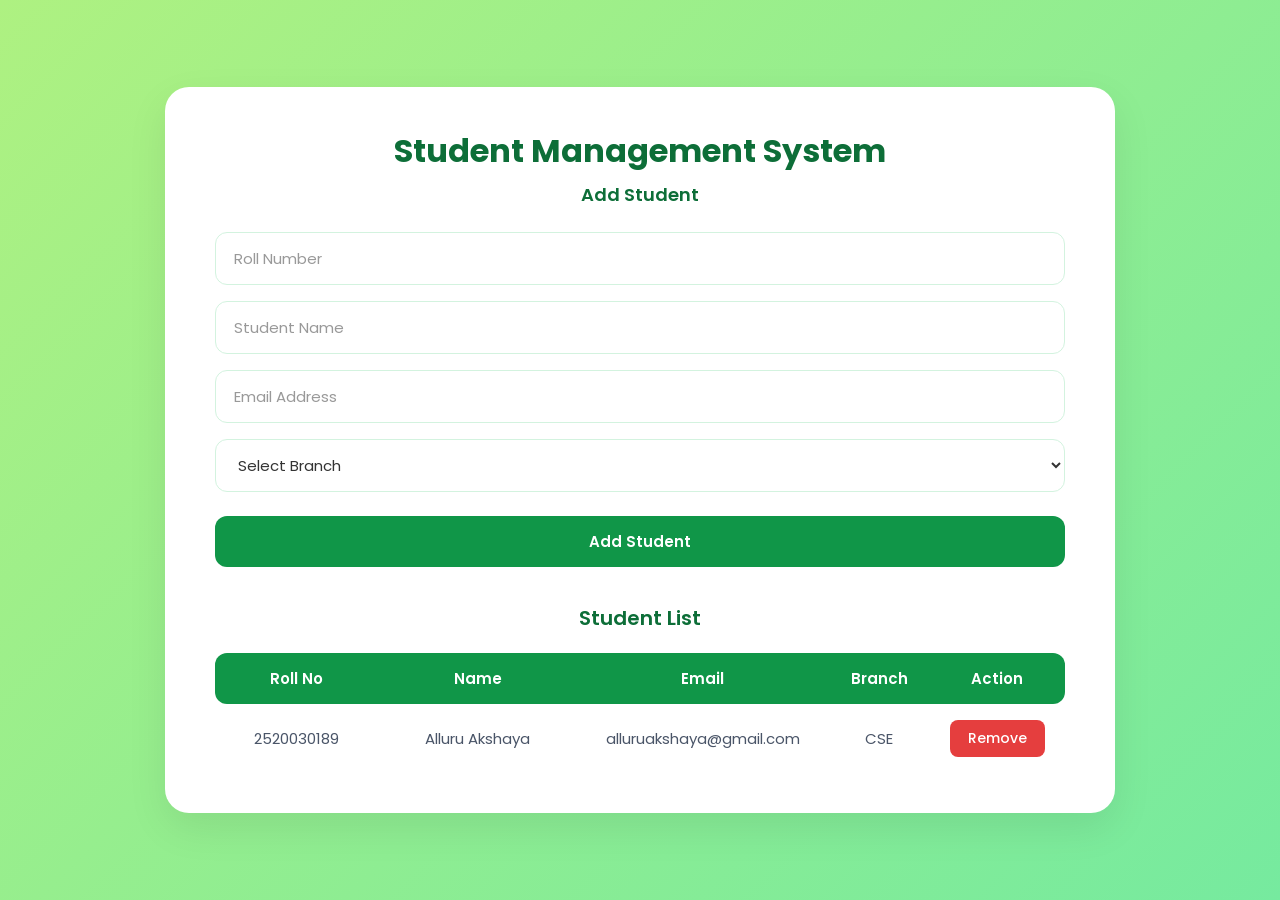
<file: week 7/index.html>
<!DOCTYPE html>
<html lang="en">
<head>
  <meta charset="UTF-8">
  <meta name="viewport" content="width=device-width, initial-scale=1.0">
  <title>Student Management System</title>
  <!-- Google Font: Poppins for clean and elegant sans-serif typography -->
  <link href="https://fonts.googleapis.com/css2?family=Poppins:wght@400;500;600;700&display=swap" rel="stylesheet">
  <style>
    * {
      box-sizing: border-box;
      margin: 0;
      padding: 0;
    }

    body {
      font-family: 'Poppins', sans-serif;
      /* Soft green gradient background matching the screenshot */
      background: linear-gradient(135deg, #aef181 0%, #76ea9f 100%);
      min-height: 100vh;
      display: flex;
      justify-content: center;
      align-items: center;
      padding: 40px 20px;
    }

    /* Centered Main White Card */
    .card {
      background-color: #ffffff;
      border-radius: 24px;
      box-shadow: 0 15px 40px rgba(0, 0, 0, 0.08);
      width: 100%;
      max-width: 950px;
      padding: 40px 50px;
      transition: transform 0.3s ease;
    }

    /* Titles */
    h1 {
      color: #0d6e38;
      font-size: 32px;
      font-weight: 700;
      text-align: center;
      margin-bottom: 6px;
    }

    .subtitle {
      color: #0d6e38;
      font-size: 18px;
      font-weight: 600;
      text-align: center;
      margin-bottom: 24px;
    }

    .section-title {
      color: #0d6e38;
      font-size: 20px;
      font-weight: 600;
      text-align: center;
      margin-top: 36px;
      margin-bottom: 20px;
    }

    /* Input Forms styling */
    .form-group {
      margin-bottom: 16px;
      width: 100%;
    }

    input, select {
      width: 100%;
      padding: 14px 18px;
      font-family: 'Poppins', sans-serif;
      font-size: 15px;
      background-color: #ffffff;
      border: 1.5px solid #d3f3df;
      border-radius: 12px;
      color: #333333;
      outline: none;
      transition: all 0.2s ease;
    }

    input::placeholder {
      color: #999999;
    }

    input:focus, select:focus {
      border-color: #109648;
      box-shadow: 0 0 0 4px rgba(16, 150, 72, 0.12);
    }

    /* Add Student Button styling */
    .btn-add {
      width: 100%;
      padding: 14px;
      font-family: 'Poppins', sans-serif;
      font-size: 15px;
      font-weight: 600;
      background-color: #109648;
      color: #ffffff;
      border: none;
      border-radius: 12px;
      cursor: pointer;
      transition: background-color 0.2s ease, transform 0.1s ease;
      margin-top: 8px;
    }

    .btn-add:hover {
      background-color: #0d7f3c;
    }

    .btn-add:active {
      transform: scale(0.99);
    }

    /* Table styling matching the green bar design */
    .table-container {
      width: 100%;
      overflow-x: auto;
      margin-top: 10px;
    }

    table {
      width: 100%;
      border-collapse: separate;
      border-spacing: 0;
    }

    thead tr {
      background-color: #109648;
      color: #ffffff;
    }

    th {
      padding: 14px 20px;
      font-size: 15px;
      font-weight: 600;
      text-align: center;
      border: none;
    }

    /* Rounded corners for the green table header bar */
    th:first-child {
      border-top-left-radius: 12px;
      border-bottom-left-radius: 12px;
    }

    th:last-child {
      border-top-right-radius: 12px;
      border-bottom-right-radius: 12px;
    }

    td {
      padding: 16px 20px;
      font-size: 15px;
      color: #4a5568;
      text-align: center;
      border-bottom: 1.5px solid #f0f4f1;
    }

    tr:last-child td {
      border-bottom: none;
    }

    /* Remove Button styling */
    .btn-remove {
      padding: 8px 18px;
      background-color: #e53e3e;
      color: #ffffff;
      font-family: 'Poppins', sans-serif;
      font-size: 14px;
      font-weight: 500;
      border: none;
      border-radius: 8px;
      cursor: pointer;
      transition: background-color 0.2s ease, transform 0.1s ease;
    }

    .btn-remove:hover {
      background-color: #c53030;
    }

    .btn-remove:active {
      transform: scale(0.96);
    }

    /* Empty state */
    .empty-row td {
      color: #a0aec0;
      padding: 30px;
      font-style: italic;
    }

    /* Responsive adjustments */
    @media (max-width: 600px) {
      .card {
        padding: 30px 24px;
      }
      h1 {
        font-size: 24px;
      }
      th, td {
        padding: 10px 8px;
        font-size: 13px;
      }
      .btn-remove {
        padding: 6px 12px;
        font-size: 12px;
      }
    }
  </style>
</head>
<body>

  <div class="card">
    <!-- Header Titles -->
    <h1>Student Management System</h1>
    <div class="subtitle">Add Student</div>

    <!-- Add Student Form -->
    <form id="studentForm" onsubmit="addStudent(event)">
      <div class="form-group">
        <input type="text" id="rollNo" placeholder="Roll Number" required>
      </div>
      <div class="form-group">
        <input type="text" id="studentName" placeholder="Student Name" required>
      </div>
      <div class="form-group">
        <input type="email" id="email" placeholder="Email Address" required>
      </div>
      <div class="form-group">
        <select id="branch" required>
          <option value="" disabled selected>Select Branch</option>
          <option value="CSE">CSE</option>
          <option value="ECE">ECE</option>
          <option value="EEE">EEE</option>
          <option value="MECH">MECH</option>
          <option value="CIVIL">CIVIL</option>
          <option value="IT">IT</option>
        </select>
      </div>
      <button type="submit" class="btn-add">Add Student</button>
    </form>

    <!-- Student List Section -->
    <div class="section-title">Student List</div>
    
    <div class="table-container">
      <table>
        <thead>
          <tr>
            <th style="width: 20%;">Roll No</th>
            <th style="width: 25%;">Name</th>
            <th style="width: 30%;">Email</th>
            <th style="width: 12%;">Branch</th>
            <th style="width: 13%;">Action</th>
          </tr>
        </thead>
        <tbody id="studentList">
          <!-- Populated dynamically via JS -->
        </tbody>
      </table>
    </div>
  </div>

  <script>
    // State management synced to LocalStorage
    // Prepopulated with seed data matching the user's screenshot exactly
    let students = JSON.parse(localStorage.getItem("sms_simple_records")) || [
      {
        rollNo: "2520030189",
        name: "Alluru Akshaya",
        email: "alluruakshaya@gmail.com",
        branch: "CSE"
      }
    ];

    // Render list function
    function renderStudents() {
      const tbody = document.getElementById("studentList");
      tbody.innerHTML = "";

      if (students.length === 0) {
        tbody.innerHTML = `
          <tr class="empty-row">
            <td colspan="5">No student records found. Add one above!</td>
          </tr>
        `;
        return;
      }

      students.forEach((student, index) => {
        const tr = document.createElement("tr");
        tr.innerHTML = `
          <td>${student.rollNo}</td>
          <td>${student.name}</td>
          <td>${student.email}</td>
          <td>${student.branch}</td>
          <td>
            <button class="btn-remove" onclick="removeStudent(${index})">Remove</button>
          </td>
        `;
        tbody.appendChild(tr);
      });
    }

    // Add Student functionality
    function addStudent(event) {
      event.preventDefault();

      const rollNoInput = document.getElementById("rollNo");
      const nameInput = document.getElementById("studentName");
      const emailInput = document.getElementById("email");
      const branchInput = document.getElementById("branch");

      const rollNo = rollNoInput.value.trim();
      const name = nameInput.value.trim();
      const email = emailInput.value.trim();
      const branch = branchInput.value;

      // Basic client validation
      if (!rollNo || !name || !email || !branch) {
        alert("Please fill in all form details.");
        return;
      }

      // Check for duplicate Roll No
      const duplicate = students.some(s => s.rollNo.toLowerCase() === rollNo.toLowerCase());
      if (duplicate) {
        alert("A student with this Roll Number already exists!");
        return;
      }

      // Insert new student
      students.push({ rollNo, name, email, branch });

      // Save to localStorage
      localStorage.setItem("sms_simple_records", JSON.stringify(students));

      // Reset Form fields
      rollNoInput.value = "";
      nameInput.value = "";
      emailInput.value = "";
      branchInput.value = "";

      // Re-render student grid
      renderStudents();
    }

    // Remove Student functionality
    function removeStudent(index) {
      if (confirm("Are you sure you want to remove this student?")) {
        students.splice(index, 1);
        localStorage.setItem("sms_simple_records", JSON.stringify(students));
        renderStudents();
      }
    }

    // Initial render
    renderStudents();
  </script>
</body>
</html>
</file>
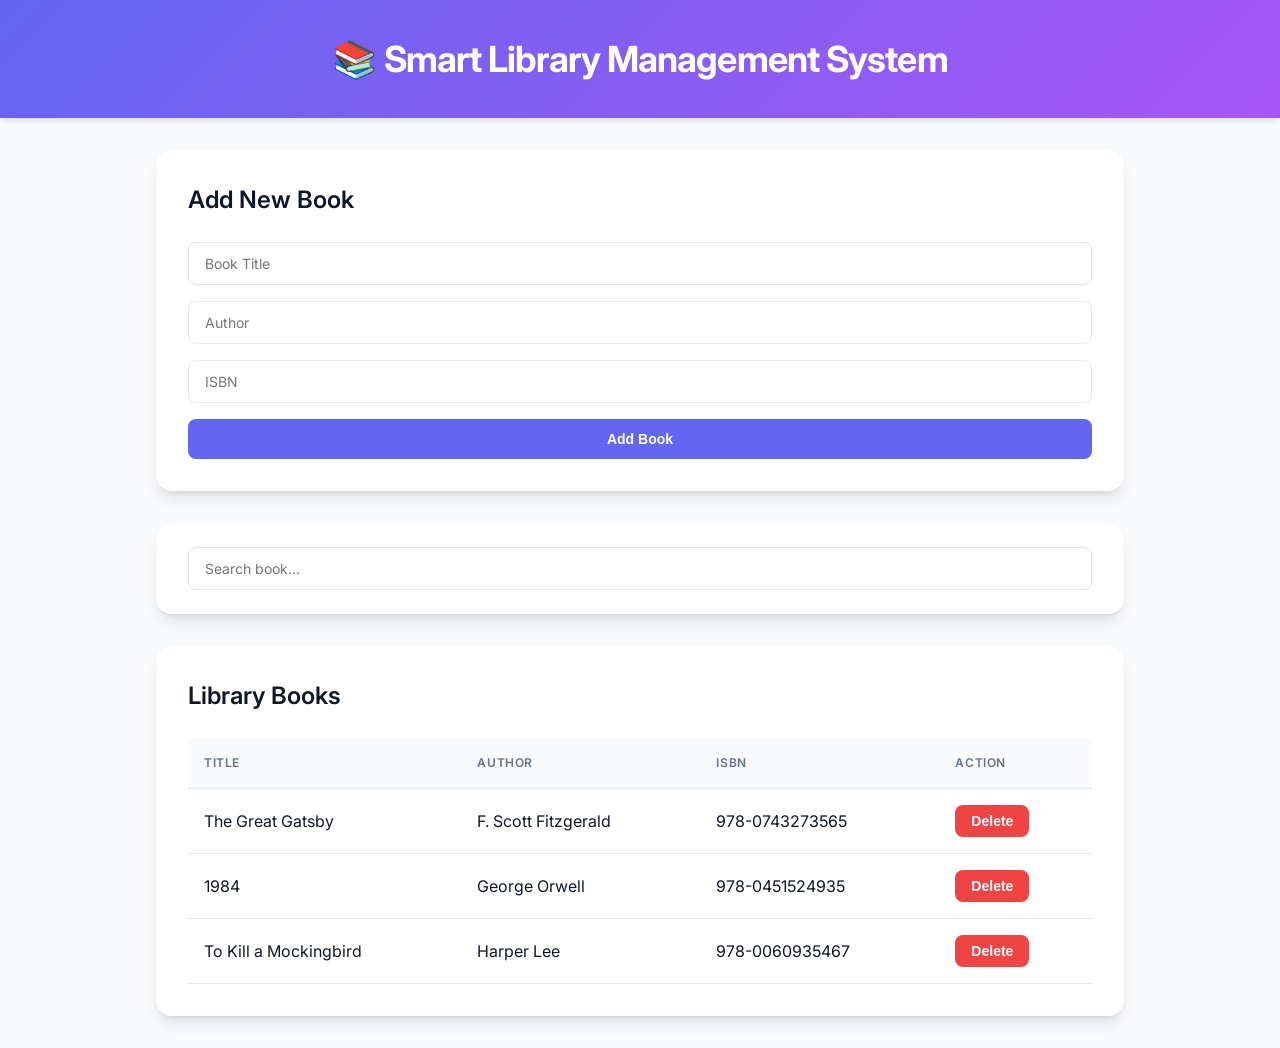
<file: Week- 9/index.html>
<!DOCTYPE html>
<html lang="en">

<head>
    <meta charset="UTF-8">
    <title>Smart Library Management</title>
    <link rel="stylesheet" href="style.css">
</head>

<body>

    <header>
        <h1>📚 Smart Library Management System</h1>
    </header>

    <div class="container">

        <div class="form-section">
            <h2>Add New Book</h2>

            <input type="text" id="title" placeholder="Book Title">
            <input type="text" id="author" placeholder="Author">
            <input type="text" id="isbn" placeholder="ISBN">

            <button onclick="addBook()">Add Book</button>
        </div>

        <div class="search-section">
            <input type="text" id="search" placeholder="Search book..." onkeyup="searchBook()">
        </div>

        <div class="table-section">
            <h2>Library Books</h2>

            <table>
                <thead>
                    <tr>
                        <th>Title</th>
                        <th>Author</th>
                        <th>ISBN</th>
                        <th>Action</th>
                    </tr>
                </thead>

                <tbody id="bookList"></tbody>

            </table>
        </div>

    </div>

    <script src="script.js"></script>

</body>

</html>
</file>
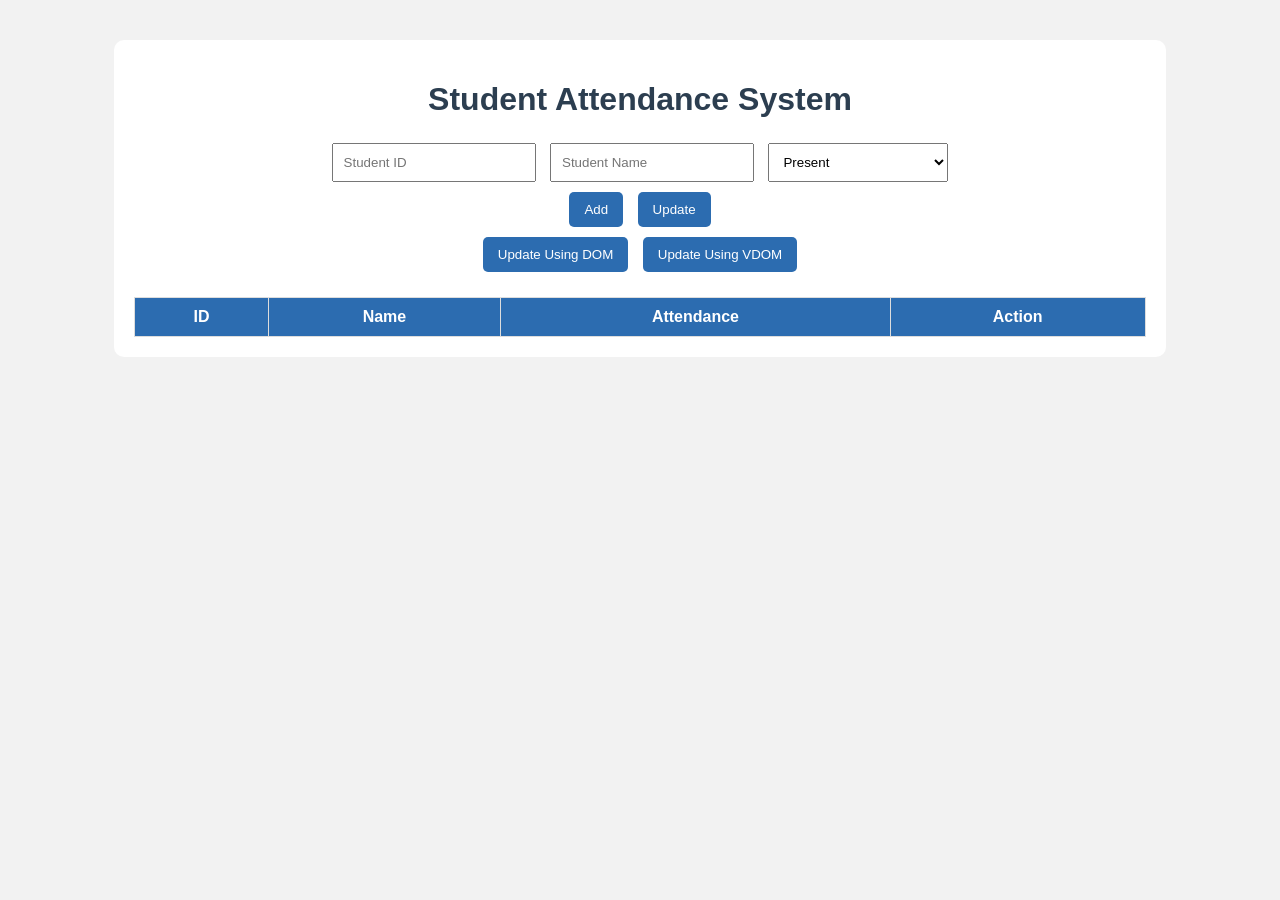
<file: Week 1/untitled - 1.html>
<!DOCTYPE html>
<html lang="en">
<head>
<meta charset="UTF-8">
<title>Student Attendance System</title>

<style>
body {
    font-family: Arial, sans-serif;
    background: #f2f2f2;
}

.container {
    width: 80%;
    margin: 40px auto;
    background: white;
    padding: 20px;
    border-radius: 10px;
    text-align: center;
}

h1 {
    margin-bottom: 20px;
    color: #2c3e50;
}

input, select {
    padding: 10px;
    margin: 5px;
    width: 180px;
}

button {
    padding: 10px 15px;
    margin: 5px;
    background: #2c6cb0;
    color: white;
    border: none;
    border-radius: 5px;
    cursor: pointer;
}

button:hover {
    background: #1a4f85;
}

table {
    width: 100%;
    margin-top: 20px;
    border-collapse: collapse;
}

thead {
    background: #2c6cb0;
    color: white;
}

th, td {
    padding: 10px;
    border: 1px solid #ddd;
}
</style>

</head>
<body>

<div class="container">
    <h1>Student Attendance System</h1>

    <input type="text" id="studentId" placeholder="Student ID">
    <input type="text" id="studentName" placeholder="Student Name">

    <select id="attendance">
        <option value="Present">Present</option>
        <option value="Absent">Absent</option>
    </select>

    <br>

    <button onclick="addStudent()">Add</button>
    <button onclick="updateStudent()">Update</button>

    <br>

    <button onclick="renderDOM()">Update Using DOM</button>
    <button onclick="renderVDOM()">Update Using VDOM</button>

    <table>
        <thead>
            <tr>
                <th>ID</th>
                <th>Name</th>
                <th>Attendance</th>
                <th>Action</th>
            </tr>
        </thead>
        <tbody id="tableBody"></tbody>
    </table>
</div>

<script>
let students = [];
let editIndex = -1;

function addStudent() {
    const id = document.getElementById("studentId").value;
    const name = document.getElementById("studentName").value;
    const attendance = document.getElementById("attendance").value;

    if (!id || !name) {
        alert("Please fill all fields");
        return;
    }

    students.push({ id, name, attendance });
    clearFields();
    renderDOM();
}

function editStudent(index) {
    const student = students[index];

    document.getElementById("studentId").value = student.id;
    document.getElementById("studentName").value = student.name;
    document.getElementById("attendance").value = student.attendance;

    editIndex = index;
}

function updateStudent() {
    if (editIndex === -1) {
        alert("Select a student to update");
        return;
    }

    students[editIndex] = {
        id: document.getElementById("studentId").value,
        name: document.getElementById("studentName").value,
        attendance: document.getElementById("attendance").value
    };

    editIndex = -1;
    clearFields();
    renderDOM();
}

function deleteStudent(index) {
    students.splice(index, 1);
    renderDOM();
}

function clearFields() {
    document.getElementById("studentId").value = "";
    document.getElementById("studentName").value = "";
    document.getElementById("attendance").value = "Present";
}

function renderDOM() {
    const tbody = document.getElementById("tableBody");
    tbody.innerHTML = "";

    students.forEach((student, index) => {
        const row = document.createElement("tr");

        row.innerHTML = `
            <td>${student.id}</td>
            <td>${student.name}</td>
            <td>${student.attendance}</td>
            <td>
                <button onclick="editStudent(${index})">Edit</button>
                <button onclick="deleteStudent(${index})">Delete</button>
            </td>
        `;

        tbody.appendChild(row);
    });
}

function renderVDOM() {
    const tbody = document.getElementById("tableBody");

    let html = "";
    students.forEach((student, index) => {
        html += `
            <tr>
                <td>${student.id}</td>
                <td>${student.name}</td>
                <td>${student.attendance}</td>
                <td>
                    <button onclick="editStudent(${index})">Edit</button>
                    <button onclick="deleteStudent(${index})">Delete</button>
                </td>
            </tr>
        `;
    });

    tbody.innerHTML = html;
}
</script>

</body>
</html>
</file>
<file: Week- 9/style.css>
@import url('https://fonts.googleapis.com/css2?family=Inter:wght@400;500;600;700&display=swap');

:root {
    --primary: #6366f1;
    --primary-hover: #4f46e5;
    --surface: #ffffff;
    --background: #f8fafc;
    --text-main: #0f172a;
    --text-muted: #64748b;
    --border: #e2e8f0;
    --danger: #ef4444;
}

* {
    box-sizing: border-box;
    margin: 0;
    padding: 0;
}

body {
    font-family: 'Inter', sans-serif;
    background-color: var(--background);
    color: var(--text-main);
    line-height: 1.5;
    padding-bottom: 2rem;
}

header {
    background: linear-gradient(135deg, #6366f1 0%, #a855f7 100%);
    color: white;
    padding: 2rem;
    text-align: center;
    box-shadow: 0 4px 6px -1px rgb(0 0 0 / 0.1);
    margin-bottom: 2rem;
}

h1 {
    font-weight: 700;
    font-size: 2.25rem;
    letter-spacing: -0.025em;
}

.container {
    max-width: 1000px;
    margin: 0 auto;
    padding: 0 1rem;
    display: flex;
    flex-direction: column;
    gap: 2rem;
}

.form-section, .search-section, .table-section {
    background: var(--surface);
    padding: 2rem;
    border-radius: 1rem;
    box-shadow: 0 10px 15px -3px rgb(0 0 0 / 0.1), 0 4px 6px -4px rgb(0 0 0 / 0.1);
    transition: transform 0.2s ease, box-shadow 0.2s ease;
}

.form-section:hover, .table-section:hover {
    transform: translateY(-2px);
    box-shadow: 0 20px 25px -5px rgb(0 0 0 / 0.1), 0 8px 10px -6px rgb(0 0 0 / 0.1);
}

h2 {
    font-size: 1.5rem;
    font-weight: 600;
    margin-bottom: 1.5rem;
    color: var(--text-main);
}

input[type="text"] {
    width: 100%;
    padding: 0.75rem 1rem;
    margin-bottom: 1rem;
    border: 1px solid var(--border);
    border-radius: 0.5rem;
    font-family: inherit;
    font-size: 0.875rem;
    transition: all 0.2s;
}

input[type="text"]:focus {
    outline: none;
    border-color: var(--primary);
    box-shadow: 0 0 0 3px rgba(99, 102, 241, 0.2);
}

button {
    background-color: var(--primary);
    color: white;
    border: none;
    padding: 0.75rem 1.5rem;
    border-radius: 0.5rem;
    font-weight: 600;
    font-size: 0.875rem;
    cursor: pointer;
    transition: all 0.2s;
    width: 100%;
}

button:hover {
    background-color: var(--primary-hover);
    transform: translateY(-1px);
}

button.delete-btn {
    background-color: var(--danger);
    width: auto;
    padding: 0.5rem 1rem;
}

button.delete-btn:hover {
    background-color: #dc2626;
}

table {
    width: 100%;
    border-collapse: collapse;
    margin-top: 1rem;
}

th, td {
    padding: 1rem;
    text-align: left;
    border-bottom: 1px solid var(--border);
}

th {
    background-color: #f8fafc;
    font-weight: 600;
    color: var(--text-muted);
    text-transform: uppercase;
    font-size: 0.75rem;
    letter-spacing: 0.05em;
}

tr {
    transition: background-color 0.15s;
}

tr:hover {
    background-color: #f1f5f9;
}

.search-section {
    padding: 1.5rem 2rem;
}

.search-section input {
    margin-bottom: 0;
}

/* Animations */
@keyframes fadeIn {
    from { opacity: 0; transform: translateY(10px); }
    to { opacity: 1; transform: translateY(0); }
}

tbody tr {
    animation: fadeIn 0.3s ease-out forwards;
}
</file>
